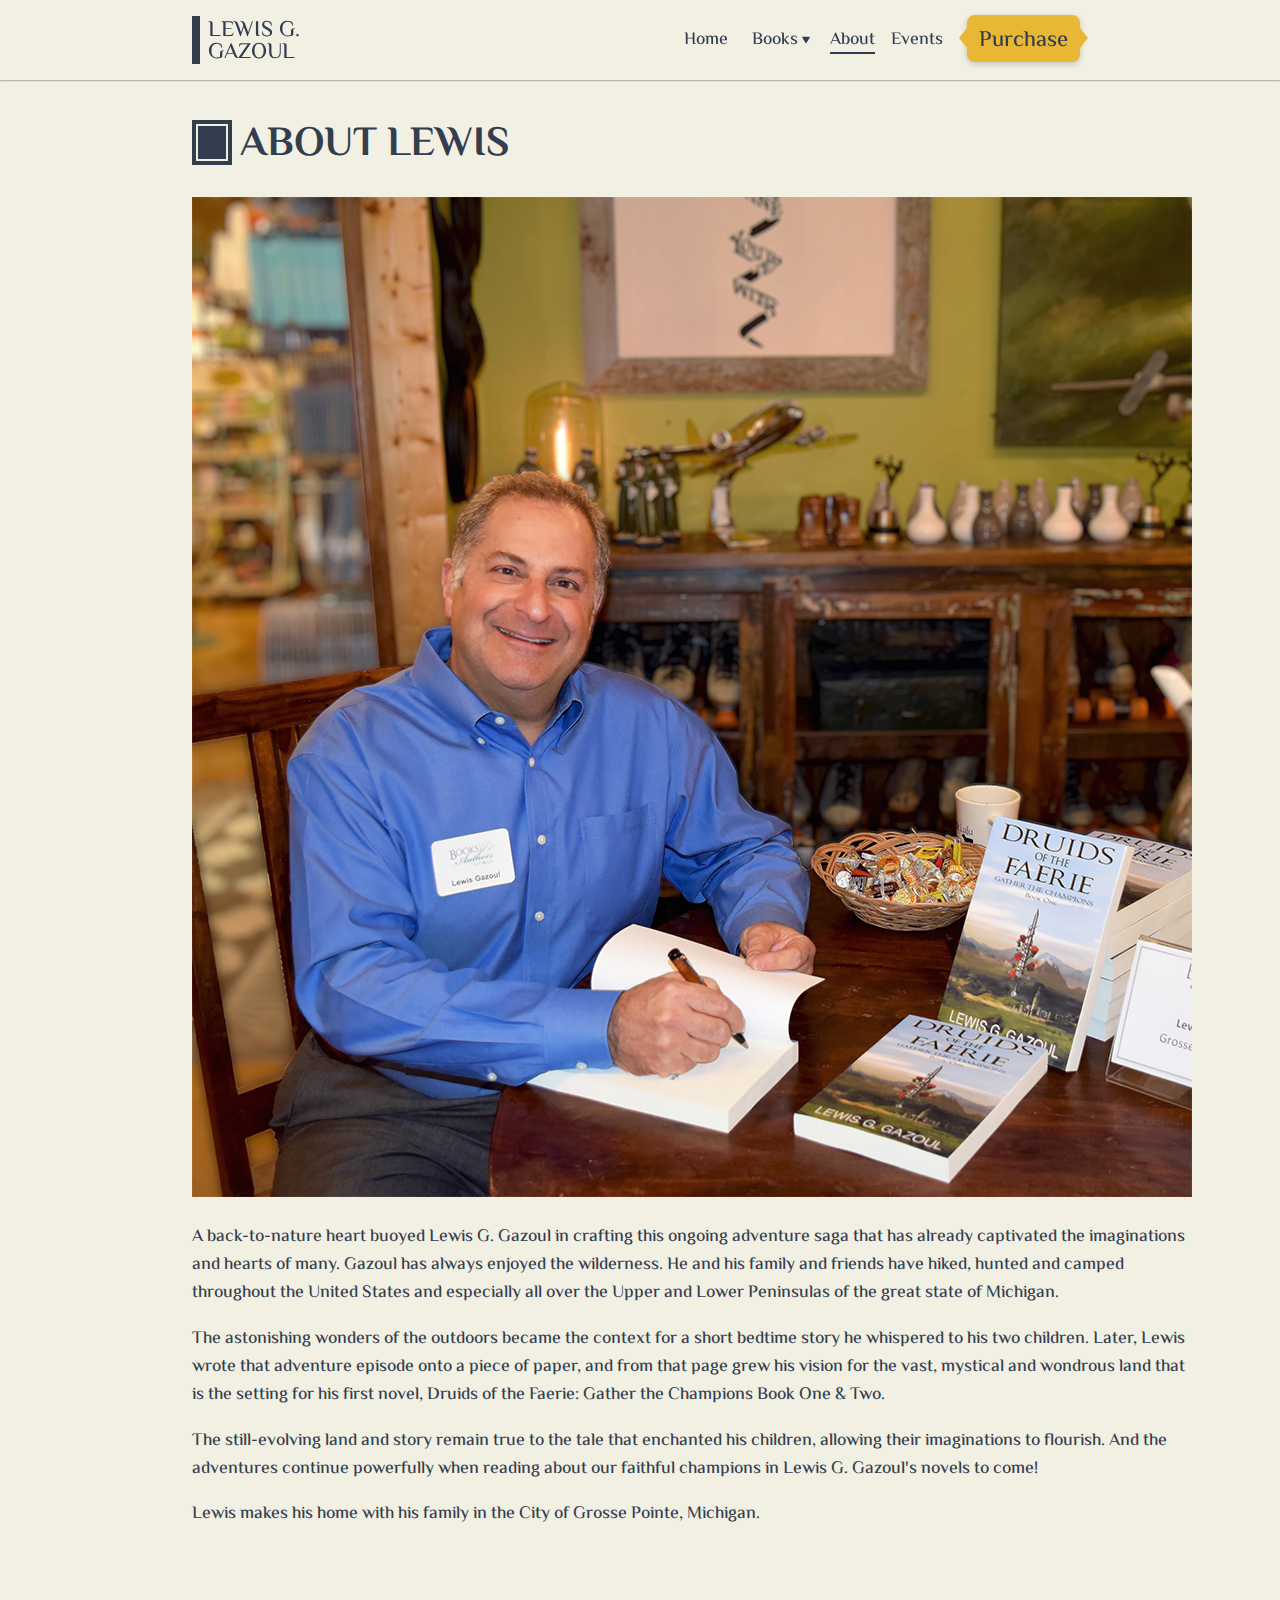
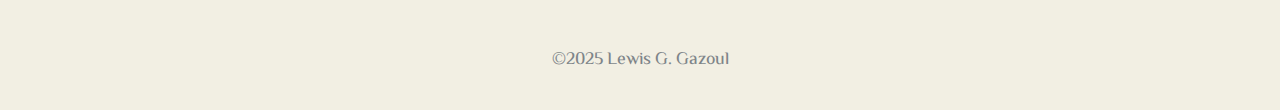
<file: about.html>
<!doctype html>
<html lang="en">
    
    <!-- ------------- -->
    <!--   Site Head   -->
    <!-- ------------- -->

    <head>
		  <meta charset="utf-8">
      <meta name="viewport" content="width=device-width, initial-scale=1">
		  <title>Lewis G. Gazoul | About</title>
      <meta name="description" content="A back-to-nature heart buoyed Lewis G. Gazoul in crafting this ongoing adventure saga that has already captivated the imaginations and hearts of many. Gazoul has always enjoyed the wilderness. He and his family and friends have hiked, hunted and camped throughout the United States and especially all over the Upper and Lower Peninsulas of the great state of Michigan.">
      <meta name="keywords" content="Lewis Gazoul, Druids of the Faerie, Pilgrimage of the Faerie, Ley of the Faerie, Author, Writer, Fantasy Novel, Fantasy Books, Fiction, Magic">
      <meta name="author" content="Lewis G. Gazoul">
      <meta name="theme-color" content="#F2EFE3">
      <link rel="stylesheet" type="text/css" href="main.css">

      <!-- Google Fonts-->
      <link rel="preconnect" href="https://fonts.googleapis.com">
      <link rel="preconnect" href="https://fonts.gstatic.com" crossorigin>
      <link href="https://fonts.googleapis.com/css2?family=El+Messiri:wght@400..700&family=Poppins:ital,wght@0,400;0,500;1,400;1,500&display=swap" rel="stylesheet">
      
      <!-- Favicon -->
      <link rel="apple-touch-icon" sizes="180x180" href="apple-touch-icon.png">
      <link rel="icon" type="image/png" sizes="32x32" href="favicon-32x32.png">
      <link rel="icon" type="image/png" sizes="16x16" href="favicon-16x16.png">
      <link rel="manifest" href="/site.webmanifest">

      <!-- Social Media -->
      <meta property="og:title" content="Lewis G. Gazoul | About">
      <meta property="og:description" content="A back-to-nature heart buoyed Lewis G. Gazoul in crafting this ongoing adventure saga that has already captivated the imaginations and hearts of many. Gazoul has always enjoyed the wilderness. He and his family and friends have hiked, hunted and camped throughout the United States and especially all over the Upper and Lower Peninsulas of the great state of Michigan.">
      <meta property="og:type" content="website">
      <meta property="og:url" content="">
      <meta property="og:image" content="https://druidsofthefaerie.com/og-image.jpg">

      <!-- Twitter / X -->
      <meta name="twitter:card" content="summary_large_image">
      <meta name="twitter:title" content="Lewis G. Gazoul | About">
      <meta name="twitter:description" content="A back-to-nature heart buoyed Lewis G. Gazoul in crafting this ongoing adventure saga that has already captivated the imaginations and hearts of many. Gazoul has always enjoyed the wilderness. He and his family and friends have hiked, hunted and camped throughout the United States and especially all over the Upper and Lower Peninsulas of the great state of Michigan.">
      <meta name="twitter:image" content="https://druidsofthefaerie.com/og-image.jpg">
    </head>

    <body>
        
      <header>  
        <nav>
          <a class="nav-left" href="index.html">
            <span>LEWIS G.</span>
            <span>GAZOUL</span>
          </a>
          <div class="nav-links">
            <a class="page-link" href="index.html">Home</a>
            <div class="dropdown">
              <button class="dropdown-button" onclick="toggleDropdown()">
                Books
                <svg xmlns="http://www.w3.org/2000/svg" viewBox="0 0 100 100">
                  <path d="M55.14,87.26L97.28,19.09c2.49-4.03-.41-9.22-5.14-9.22H7.87c-4.73,0-7.63,5.2-5.14,9.22l42.13,68.17c2.36,3.82,7.92,3.82,10.28,0Z"/>
                </svg>
              </button>
              <div class="dropdown-menu">
                <a class="page-link" href="books/druids-of-the-faerie.html">Druids of the Faerie</a>
                <a class="page-link" href="books/pilgrimage-of-the-faerie.html">Pilgrimage of the Faerie</a>
                <a class="page-link" href="books/ley-of-the-faerie.html">Ley of the Faerie</a>
              </div>
            </div> 
            <a class="page-link active" href="about.html">About</a>
            <a class="page-link" href="events.html">Events</a>
            <a 
              class="button" 
              href="https://www.amazon.com/stores/author/B0714BGD5X/allbooks?ingress=0&visitId=24a70ebf-6cf7-4830-990b-637da7ba6e9d&ref_=dbs_a_mng_rwt_scns_share&ccs_id=4278b440-c590-40c3-9933-7c6382ad7a22"
              target="_blank"
              rel="external"
            >
              Purchase
            </a>
          </div>

          <button id="nav-button" onclick="toggleNav()">
            <svg xmlns="http://www.w3.org/2000/svg" viewBox="0 0 100 100">
              <rect class="top" y="10" width="100" height="20"/>
              <rect class="mid" y="40" width="100" height="20"/>
              <rect class="bot" y="70" width="100" height="20"/>
            </svg>
          </button>

        </nav>
      </header>
        
        <!-- ------------------- -->
        <!--    Page Content     -->
        <!-- ------------------- -->

        <main id="content">

          <div class="page-title">
            <div class="title-box">
              <div class="title-box-inner"></div>
            </div>
            <div class="title-text">
              <h1>ABOUT LEWIS</h1>
            </div>
          </div>

          <section class="about">
            <div class="headshot-wrap">
              <img src="assets/headshot.jpg" alt="A photograph of Lewis Gazoul signing books at an event." />
            </div>
            <p>
              A back-to-nature heart buoyed Lewis G. Gazoul in crafting this ongoing adventure saga that has already 
              captivated the imaginations and hearts of many. Gazoul has always enjoyed the wilderness. He and his 
              family and friends have hiked, hunted and camped throughout the United States and especially all 
              over the Upper and Lower Peninsulas of the great state of Michigan.
            </p>
            <p>
              The astonishing wonders of the outdoors became the context for a short bedtime story he whispered to 
              his two children.  Later, Lewis wrote that adventure episode onto a piece of paper, and from that 
              page grew his vision for the vast, mystical and wondrous land that is the setting for his first novel, 
              <i>Druids of the Faerie: Gather the Champions Book One & Two</i>.
            </p>
            <p>
              The still-evolving land and story remain true to the tale that enchanted his children, allowing 
              their imaginations to flourish. And the adventures continue powerfully when reading about our 
              faithful champions in Lewis G. Gazoul's novels to come!
            </p>
            <p>
              Lewis makes his home with his family in the City of Grosse Pointe, Michigan.
            </p>
          </section>
          
        </main>

        <footer>
          <span class="subtext">&copy;2025 Lewis G. Gazoul</span>
        </footer>
        
        <script defer src="main.js"></script>

    </body>

</html>
</file>
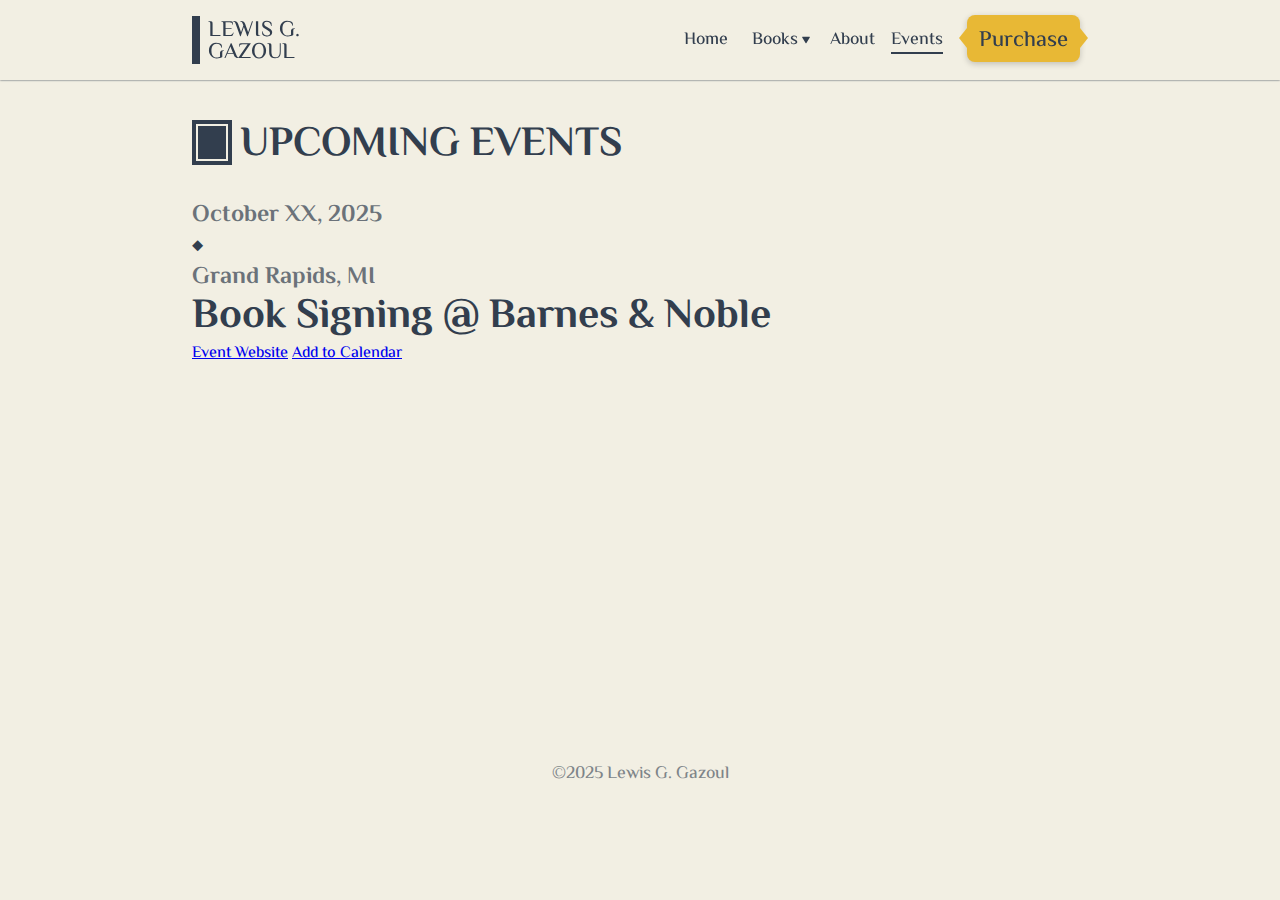
<file: events.html>
<!doctype html>
<html lang="en">
    
    <!-- ------------- -->
    <!--   Site Head   -->
    <!-- ------------- -->

    <head>
		  <meta charset="utf-8">
      <meta name="viewport" content="width=device-width, initial-scale=1">
		  <title>Lewis G. Gazoul | Events</title>
      <meta name="description" content="Upcoming events and appearances by Lewis G. Gazoul">
      <meta name="keywords" content="Lewis Gazoul, Druids of the Faerie, Pilgrimage of the Faerie, Ley of the Faerie, Author, Writer, Fantasy Novel, Fantasy Books, Fiction, Magic">
      <meta name="author" content="Lewis G. Gazoul">
      <meta name="theme-color" content="#F2EFE3">
      <link rel="stylesheet" type="text/css" href="main.css">

      <!-- Google Fonts-->
      <link rel="preconnect" href="https://fonts.googleapis.com">
      <link rel="preconnect" href="https://fonts.gstatic.com" crossorigin>
      <link href="https://fonts.googleapis.com/css2?family=El+Messiri:wght@400..700&family=Poppins:ital,wght@0,400;0,500;1,400;1,500&display=swap" rel="stylesheet">

      <!-- Favicon -->
      <link rel="apple-touch-icon" sizes="180x180" href="apple-touch-icon.png">
      <link rel="icon" type="image/png" sizes="32x32" href="favicon-32x32.png">
      <link rel="icon" type="image/png" sizes="16x16" href="favicon-16x16.png">
      <link rel="manifest" href="/site.webmanifest">

      <!-- Social Media -->
      <meta property="og:title" content="Lewis G. Gazoul | Events">
      <meta property="og:description" content="Upcoming events and appearances by Lewis G. Gazoul">
      <meta property="og:type" content="website">
      <meta property="og:url" content="">
      <meta property="og:image" content="https://druidsofthefaerie.com/og-image.jpg">

      <!-- Twitter / X -->
      <meta name="twitter:card" content="summary_large_image">
      <meta name="twitter:title" content="Lewis G. Gazoul | Events">
      <meta name="twitter:description" content="Upcoming events and appearances by Lewis G. Gazoul">
      <meta name="twitter:image" content="https://druidsofthefaerie.com/og-image.jpg">
    </head>

    <body>
        
      <header>  
        <nav>
          <a class="nav-left" href="index.html">
            <span>LEWIS G.</span>
            <span>GAZOUL</span>
          </a>
          <div class="nav-links">
            <a class="page-link" href="index.html">Home</a>
            <div class="dropdown">
              <button class="dropdown-button" onclick="toggleDropdown()">
                Books
                <svg xmlns="http://www.w3.org/2000/svg" viewBox="0 0 100 100">
                  <path d="M55.14,87.26L97.28,19.09c2.49-4.03-.41-9.22-5.14-9.22H7.87c-4.73,0-7.63,5.2-5.14,9.22l42.13,68.17c2.36,3.82,7.92,3.82,10.28,0Z"/>
                </svg>
              </button>
              <div class="dropdown-menu">
                <a class="page-link" href="books/druids-of-the-faerie.html">Druids of the Faerie</a>
                <a class="page-link" href="books/pilgrimage-of-the-faerie.html">Pilgrimage of the Faerie</a>
                <a class="page-link" href="books/ley-of-the-faerie.html">Ley of the Faerie</a>
              </div>
            </div> 
            <a class="page-link" href="about.html">About</a>
            <a class="page-link active" href="events.html">Events</a>
            <a 
              class="button" 
              href="https://www.amazon.com/stores/author/B0714BGD5X/allbooks?ingress=0&visitId=24a70ebf-6cf7-4830-990b-637da7ba6e9d&ref_=dbs_a_mng_rwt_scns_share&ccs_id=4278b440-c590-40c3-9933-7c6382ad7a22"
              target="_blank"
              rel="external"
            >
              Purchase
            </a>
          </div>

          <button id="nav-button" onclick="toggleNav()">
            <svg xmlns="http://www.w3.org/2000/svg" viewBox="0 0 100 100">
              <rect class="top" y="10" width="100" height="20"/>
              <rect class="mid" y="40" width="100" height="20"/>
              <rect class="bot" y="70" width="100" height="20"/>
            </svg>
          </button>

        </nav>
      </header>
        
        <!-- ------------------- -->
        <!--    Page Content     -->
        <!-- ------------------- -->

        <main id="content">

          <div class="page-title">
            <div class="title-box">
              <div class="title-box-inner"></div>
            </div>
            <div class="title-text">
              <h1>UPCOMING EVENTS</h1>
            </div>
          </div>

          <div class="events-wrap">

            <!-- <div class="no-events">
              <h2>No Events Scheduled</h2>
            </div> -->
            
            <div class="event">
              <div class="event-info">
                <h2>October XX, 2025</h2>
                <span>&#11045;</span>
                <h2>Grand Rapids, MI</h2>
              </div>
              <h1>
                <span>Book Signing</span>
                <span>@ Barnes & Noble</span>
              </h1>
              <a href="http://www.google.com">Event Website</a>
              <a href="http://www.google.com">Add to Calendar</a>
            </div>

          </div>
             
        </main>

        <footer>
          <span class="subtext">&copy;2025 Lewis G. Gazoul</span>
        </footer>
        
        <script defer src="main.js"></script>

    </body>

</html>
</file>
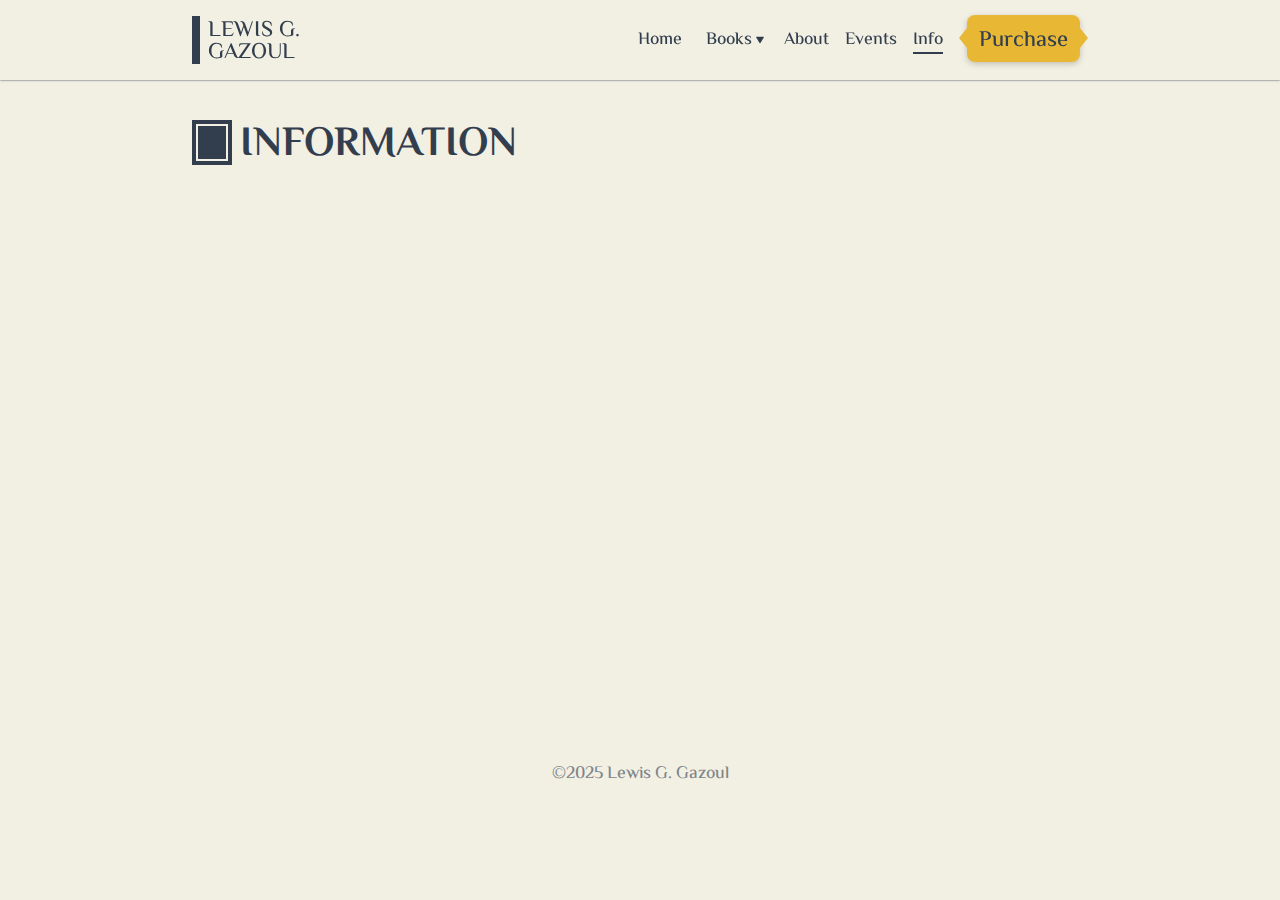
<file: info.html>
<!doctype html>
<html lang="en">
    
    <!-- ------------- -->
    <!--   Site Head   -->
    <!-- ------------- -->

    <head>
		  <meta charset="utf-8">
      <meta name="viewport" content="width=device-width, initial-scale=1">
		  <title>Lewis G. Gazoul | Information</title>
      <meta name="description" content="Author of Druids of the Faerie and other novels">
      <meta name="keywords" content="Lewis Gazoul, Druids of the Faerie, Pilgrimage of the Faerie, Ley of the Faerie, Author, Writer, Fantasy Novel, Fantasy Books, Fiction, Magic">
      <meta name="author" content="Lewis G. Gazoul">
      <meta name="theme-color" content="#F2EFE3">
      <link rel="stylesheet" type="text/css" href="/main.css">

      <!-- Google Fonts-->
      <link rel="preconnect" href="https://fonts.googleapis.com">
      <link rel="preconnect" href="https://fonts.gstatic.com" crossorigin>
      <link href="https://fonts.googleapis.com/css2?family=El+Messiri:wght@400..700&family=Noto+Serif:wght@100..900&display=swap" rel="stylesheet">

      <!-- Favicon -->
      <link rel="apple-touch-icon" sizes="180x180" href="/apple-touch-icon.png">
      <link rel="icon" type="image/png" sizes="32x32" href="/favicon-32x32.png">
      <link rel="icon" type="image/png" sizes="16x16" href="/favicon-16x16.png">
      <link rel="manifest" href="/site.webmanifest">

      <!-- Social Media -->
      <meta property="og:title" content="Druids of the Faerie | Lewis Gazoul">
      <meta property="og:description" content="Druids of the Faerie and other novels by Lewis Gazoul">
      <meta property="og:type" content="website">
      <meta property="og:url" content="">
      <meta property="og:image" content="https://druidsofthefaerie.com/og-image.jpg">

      <!-- Twitter / X -->
      <meta name="twitter:card" content="summary_large_image">
      <meta name="twitter:title" content="Druids of the Faerie | Lewis Gazoul">
      <meta name="twitter:description" content="Druids of the Faerie and other novels by Lewis Gazou">
      <meta name="twitter:image" content="https://druidsofthefaerie.com/og-image.jpg">
    </head>

    <body>
        
      <header>  
        <nav>
          <a class="nav-left" href="/index.html">
            <span>LEWIS G.</span>
            <span>GAZOUL</span>
          </a>
          <div class="nav-links">
            <a class="page-link" href="/index.html">Home</a>
            <div class="dropdown">
              <button class="dropdown-button" onclick="toggleDropdown()">
                Books
                <svg xmlns="http://www.w3.org/2000/svg" viewBox="0 0 100 100">
                  <path d="M55.14,87.26L97.28,19.09c2.49-4.03-.41-9.22-5.14-9.22H7.87c-4.73,0-7.63,5.2-5.14,9.22l42.13,68.17c2.36,3.82,7.92,3.82,10.28,0Z"/>
                </svg>
              </button>
              <div class="dropdown-menu">
                <a class="page-link" href="/books/druids-of-the-faerie.html">Druids of the Faerie</a>
                <a class="page-link" href="/books/pilgrimage-of-the-faerie.html">Pilgrimage of the Faerie</a>
                <a class="page-link" href="/books/ley-of-the-faerie.html">Ley of the Faerie</a>
              </div>
            </div> 
            <a class="page-link" href="/about.html">About</a>
            <a class="page-link" href="/events.html">Events</a>
            <a class="page-link active" href="/info.html">Info</a>
            <a 
              class="button" 
              href="https://www.amazon.com/stores/author/B0714BGD5X/allbooks?ingress=0&visitId=24a70ebf-6cf7-4830-990b-637da7ba6e9d&ref_=dbs_a_mng_rwt_scns_share&ccs_id=4278b440-c590-40c3-9933-7c6382ad7a22"
              target="_blank"
              rel="external"
            >
              Purchase
            </a>
          </div>

          <button id="nav-button" onclick="toggleNav()">
            <svg xmlns="http://www.w3.org/2000/svg" viewBox="0 0 100 100">
              <rect class="top" y="10" width="100" height="20"/>
              <rect class="mid" y="40" width="100" height="20"/>
              <rect class="bot" y="70" width="100" height="20"/>
            </svg>
          </button>

        </nav>
      </header>
        
        <!-- ------------------- -->
        <!--    Page Content     -->
        <!-- ------------------- -->

        <div id="content">

          <div class="page-title">
            <div class="title-box">
              <div class="title-box-inner"></div>
            </div>
            <div class="title-text">
              <h1>INFORMATION</h1>
            </div>
          </div>
             
        </div>

        <footer>
          <span class="subtext">&copy;2025 Lewis G. Gazoul</span>
        </footer>
        
        <script defer src="/main.js"></script>

    </body>

</html>
</file>
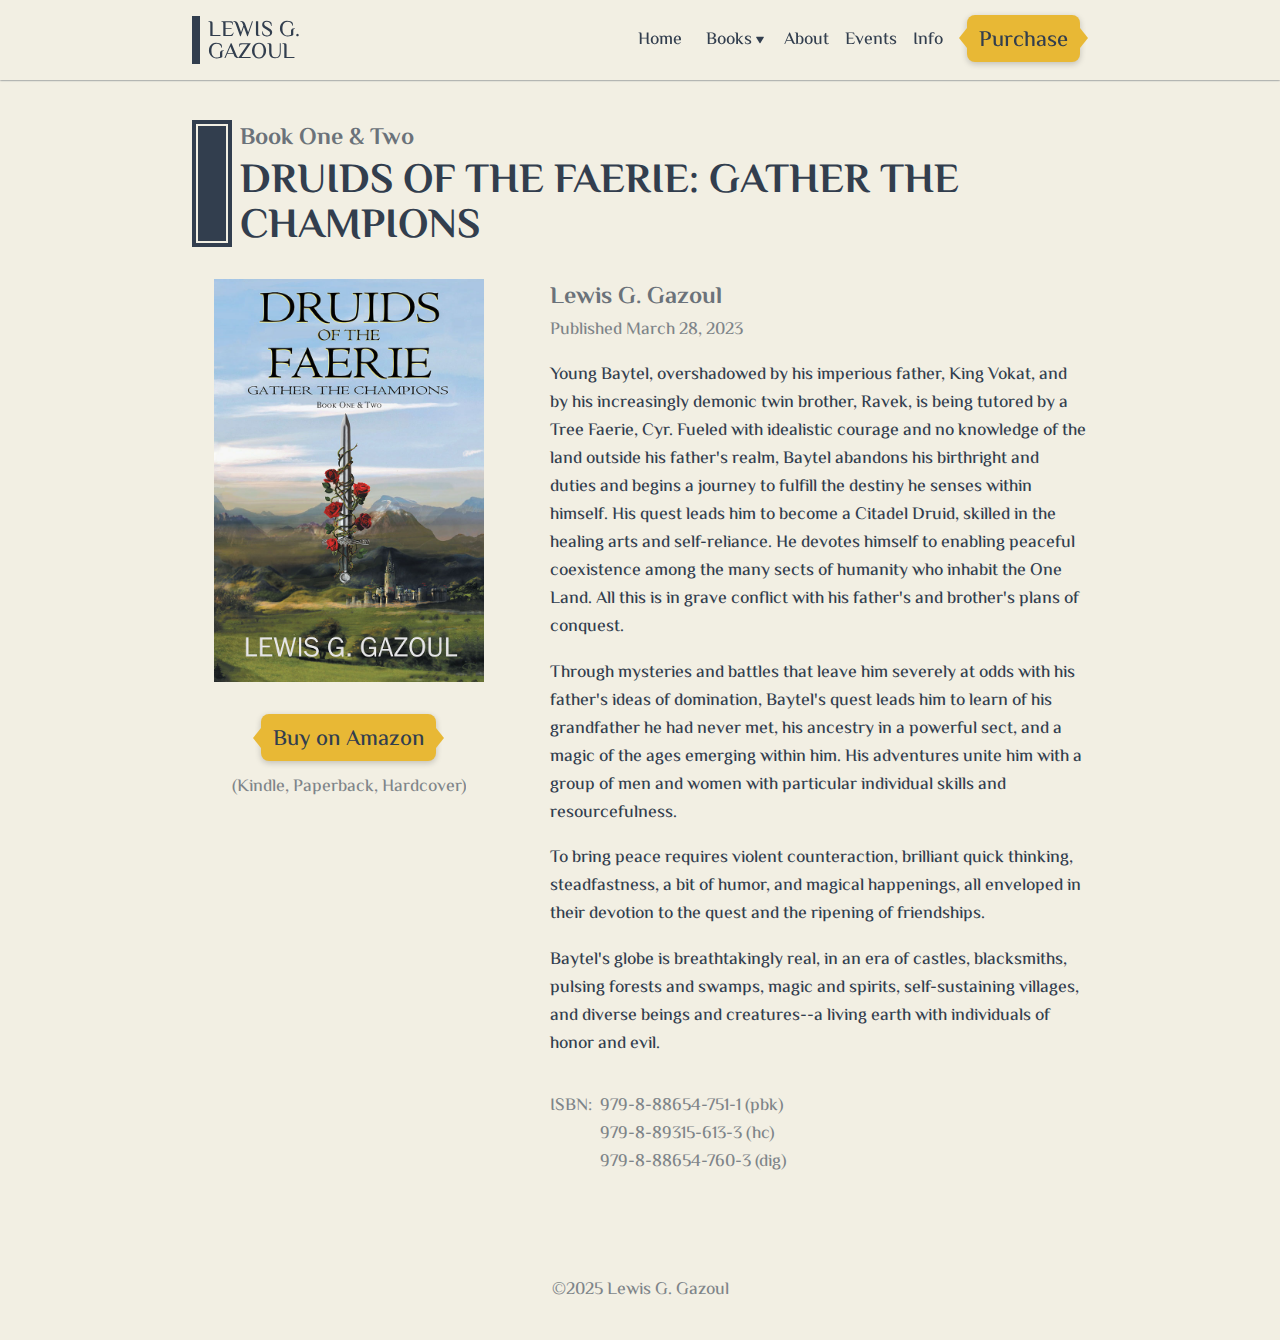
<file: books/druids-of-the-faerie.html>
<!doctype html>
<html lang="en">
    
    <!-- ------------- -->
    <!--   Site Head   -->
    <!-- ------------- -->

    <head>
		  <meta charset="utf-8">
      <meta name="viewport" content="width=device-width, initial-scale=1">
		  <title>Lewis G. Gazoul | Druids of the Faerie</title>
      <meta name="description" content="Author of Druids of the Faerie and other novels">
      <meta name="keywords" content="Lewis Gazoul, Druids of the Faerie, Pilgrimage of the Faerie, Ley of the Faerie, Author, Writer, Fantasy Novel, Fantasy Books, Fiction, Magic">
      <meta name="author" content="Lewis G. Gazoul">
      <meta name="theme-color" content="#F2EFE3">
      <link rel="stylesheet" type="text/css" href="/main.css">

      <!-- Google Fonts-->
      <link rel="preconnect" href="https://fonts.googleapis.com">
      <link rel="preconnect" href="https://fonts.gstatic.com" crossorigin>
      <link href="https://fonts.googleapis.com/css2?family=El+Messiri:wght@400..700&family=Noto+Serif:wght@100..900&display=swap" rel="stylesheet">

      <!-- Favicon -->
      <link rel="apple-touch-icon" sizes="180x180" href="/apple-touch-icon.png">
      <link rel="icon" type="image/png" sizes="32x32" href="/favicon-32x32.png">
      <link rel="icon" type="image/png" sizes="16x16" href="/favicon-16x16.png">
      <link rel="manifest" href="/site.webmanifest">

      <!-- Social Media -->
      <meta property="og:title" content="Druids of the Faerie | Lewis Gazoul">
      <meta property="og:description" content="Druids of the Faerie and other novels by Lewis Gazoul">
      <meta property="og:type" content="website">
      <meta property="og:url" content="">
      <meta property="og:image" content="https://druidsofthefaerie.com/og-image.jpg">

      <!-- Twitter / X -->
      <meta name="twitter:card" content="summary_large_image">
      <meta name="twitter:title" content="Druids of the Faerie | Lewis Gazoul">
      <meta name="twitter:description" content="Druids of the Faerie and other novels by Lewis Gazou">
      <meta name="twitter:image" content="https://druidsofthefaerie.com/og-image.jpg">
    </head>

    <body>
        
      <header>  
        <nav>
          <a class="nav-left" href="/index.html">
            <span>LEWIS G.</span>
            <span>GAZOUL</span>
          </a>
          <div class="nav-links">
            <a class="page-link" href="/index.html">Home</a>
            <div class="dropdown">
              <button class="dropdown-button" onclick="toggleDropdown()">
                Books
                <svg xmlns="http://www.w3.org/2000/svg" viewBox="0 0 100 100">
                  <path d="M55.14,87.26L97.28,19.09c2.49-4.03-.41-9.22-5.14-9.22H7.87c-4.73,0-7.63,5.2-5.14,9.22l42.13,68.17c2.36,3.82,7.92,3.82,10.28,0Z"/>
                </svg>
              </button>
              <div class="dropdown-menu">
                <a class="page-link active" href="/books/druids-of-the-faerie.html">Druids of the Faerie</a>
                <a class="page-link" href="/books/pilgrimage-of-the-faerie.html">Pilgrimage of the Faerie</a>
                <a class="page-link" href="/books/ley-of-the-faerie.html">Ley of the Faerie</a>
              </div>
            </div> 
            <a class="page-link" href="/about.html">About</a>
            <a class="page-link" href="/events.html">Events</a>
            <a class="page-link" href="/info.html">Info</a>
            <a 
              class="button" 
              href="https://www.amazon.com/stores/author/B0714BGD5X/allbooks?ingress=0&visitId=24a70ebf-6cf7-4830-990b-637da7ba6e9d&ref_=dbs_a_mng_rwt_scns_share&ccs_id=4278b440-c590-40c3-9933-7c6382ad7a22"
              target="_blank"
              rel="external"
            >
              Purchase
            </a>
          </div>

          <button id="nav-button" onclick="toggleNav()">
            <svg xmlns="http://www.w3.org/2000/svg" viewBox="0 0 100 100">
              <rect class="top" y="10" width="100" height="20"/>
              <rect class="mid" y="40" width="100" height="20"/>
              <rect class="bot" y="70" width="100" height="20"/>
            </svg>
          </button>

        </nav>
      </header>
        
        <!-- ------------------- -->
        <!--     Page Content    -->
        <!-- ------------------- -->

        <div id="content">
          
          <div class="page-title">
            <div class="title-box">
              <div class="title-box-inner"></div>
            </div>
            <div class="title-text">
              <h2>Book One & Two</h2>
              <h1>DRUIDS OF THE FAERIE: GATHER THE CHAMPIONS</h1>
            </div>
          </div>

          <div class="book-listing">

            <div class="book-buy">
              <img src="/assets/druids-cover.jpg" alt="Druids of the faerie illustrated book cover." />
              <a 
                class="button"
                href="https://a.co/d/giXJbAI"
                target="_blank"
                rel="external"
              >
                Buy on Amazon
              </a>
              <span class="subtext">(Kindle, Paperback, Hardcover)</span>
            </div>

            <div class="book-summary">
              <h2>Lewis G. Gazoul</h2>
              <span class="subtext">Published March 28, 2023</span>

              <p>
                Young Baytel, overshadowed by his imperious father, King Vokat, and by his increasingly demonic twin brother, 
                Ravek, is being tutored by a Tree Faerie, Cyr. Fueled with idealistic courage and no knowledge of the land outside 
                his father's realm, Baytel abandons his birthright and duties and begins a journey to fulfill the destiny he senses 
                within himself. His quest leads him to become a Citadel Druid, skilled in the healing arts and self-reliance. He devotes 
                himself to enabling peaceful coexistence among the many sects of humanity who inhabit the One Land. All this is in 
                grave conflict with his father's and brother's plans of conquest.
              </p>
              <p>
                Through mysteries and battles that leave him severely at odds with his father's ideas of domination, Baytel's 
                quest leads him to learn of his grandfather he had never met, his ancestry in a powerful sect, and a 
                magic of the ages emerging within him. His adventures unite him with a group of men and women with particular individual 
                skills and resourcefulness.
              </p>
              <p>
                To bring peace requires violent counteraction, brilliant quick thinking, steadfastness, a bit of humor, and magical 
                happenings, all enveloped in their devotion to the quest and the ripening of friendships.
              </p>
              <p>
                Baytel's globe is breathtakingly real, in an era of castles, blacksmiths, pulsing forests and swamps, magic and spirits, 
                self-sustaining villages, and diverse beings and creatures--a living earth with individuals of honor and evil.
              </p>
              <div class="isbn">
                <span class="subtext">ISBN:</span>
                <div class="isbn-box">
                  <span class="subtext">979-8-88654-751-1 (pbk)</span>
                  <span class="subtext">979-8-89315-613-3 (hc)</span>
                  <span class="subtext">979-8-88654-760-3 (dig)</span>
                </div>
              </div>
            </div>
          </div>
        </div>

        <footer>
          <span class="subtext">&copy;2025 Lewis G. Gazoul</span>
        </footer>
        
        <script defer src="/main.js"></script>

    </body>

</html>
</file>
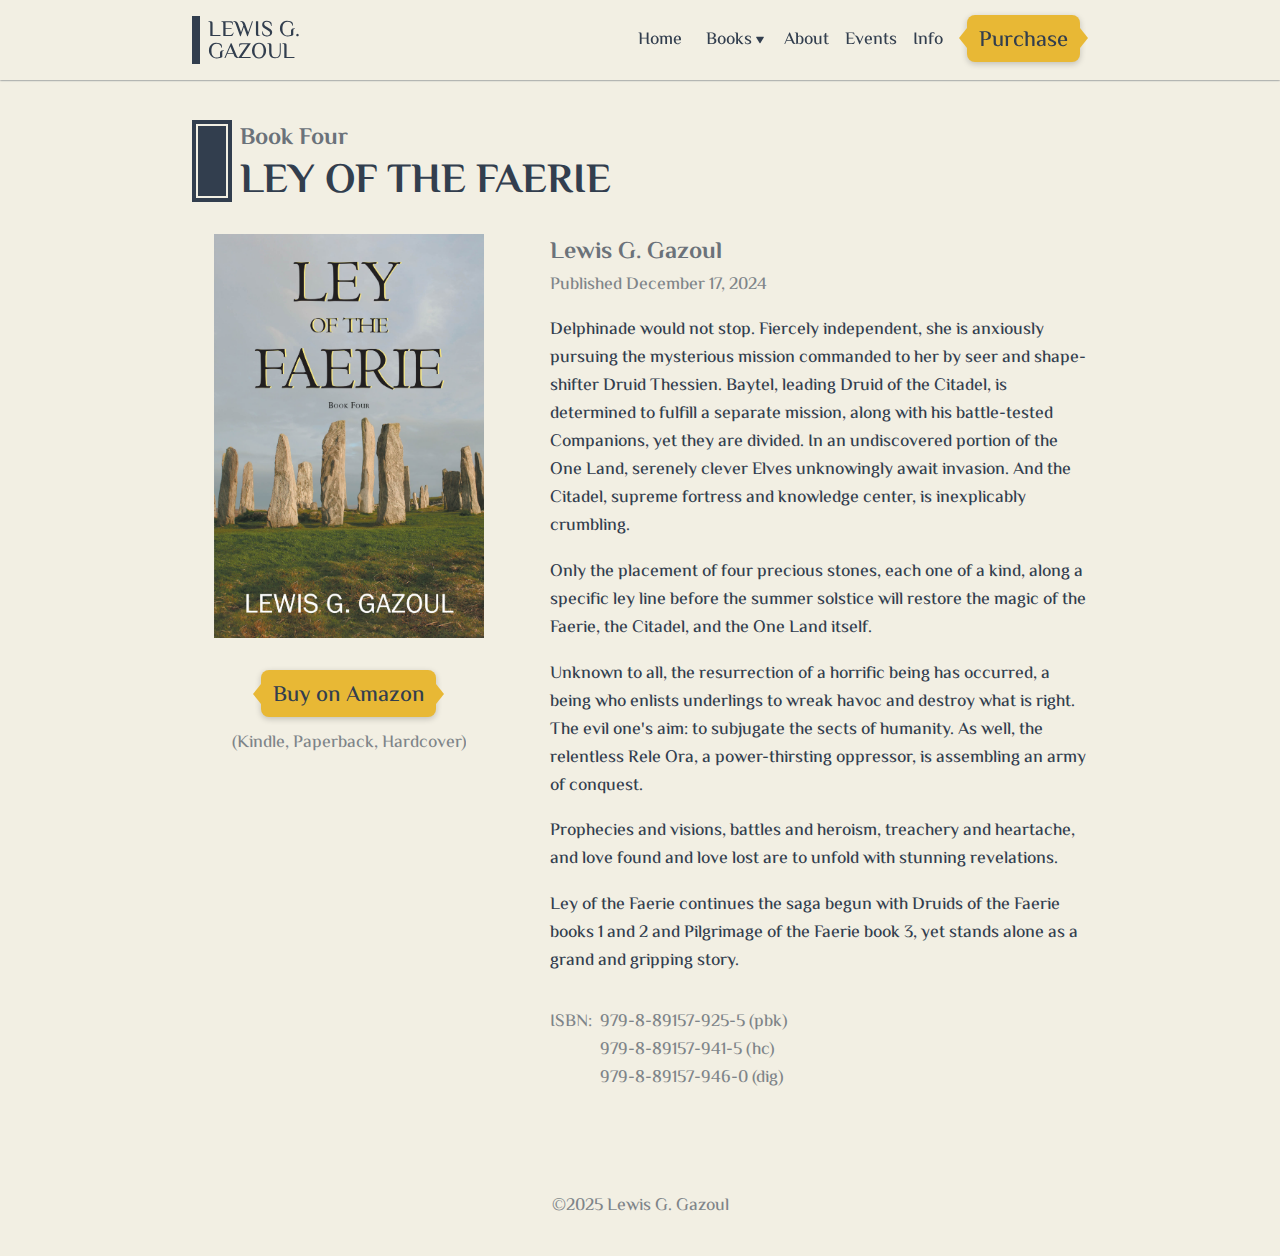
<file: books/ley-of-the-faerie.html>
<!doctype html>
<html lang="en">
    
    <!-- ------------- -->
    <!--   Site Head   -->
    <!-- ------------- -->

    <head>
		  <meta charset="utf-8">
      <meta name="viewport" content="width=device-width, initial-scale=1">
		  <title>Lewis G. Gazoul | Ley of the Faerie</title>
      <meta name="description" content="Author of Druids of the Faerie and other novels">
      <meta name="keywords" content="Lewis Gazoul, Druids of the Faerie, Pilgrimage of the Faerie, Ley of the Faerie, Author, Writer, Fantasy Novel, Fantasy Books, Fiction, Magic">
      <meta name="author" content="Lewis G. Gazoul">
      <meta name="theme-color" content="#F2EFE3">
      <link rel="stylesheet" type="text/css" href="../main.css">

      <!-- Google Fonts-->
      <link rel="preconnect" href="https://fonts.googleapis.com">
      <link rel="preconnect" href="https://fonts.gstatic.com" crossorigin>
      <link href="https://fonts.googleapis.com/css2?family=El+Messiri:wght@400..700&family=Noto+Serif:wght@100..900&display=swap" rel="stylesheet">

      <!-- Favicon -->
      <link rel="apple-touch-icon" sizes="180x180" href="apple-touch-icon.png">
      <link rel="icon" type="image/png" sizes="32x32" href="favicon-32x32.png">
      <link rel="icon" type="image/png" sizes="16x16" href="favicon-16x16.png">
      <link rel="manifest" href="/site.webmanifest">

      <!-- Social Media -->
      <meta property="og:title" content="Druids of the Faerie | Lewis Gazoul">
      <meta property="og:description" content="Druids of the Faerie and other novels by Lewis Gazoul">
      <meta property="og:type" content="website">
      <meta property="og:url" content="">
      <meta property="og:image" content="https://druidsofthefaerie.com/og-image.jpg">

      <!-- Twitter / X -->
      <meta name="twitter:card" content="summary_large_image">
      <meta name="twitter:title" content="Druids of the Faerie | Lewis Gazoul">
      <meta name="twitter:description" content="Druids of the Faerie and other novels by Lewis Gazou">
      <meta name="twitter:image" content="https://druidsofthefaerie.com/og-image.jpg">
    </head>

    <body>
        
      <header>  
        <nav>
          <a class="nav-left" href="../index.html">
            <span>LEWIS G.</span>
            <span>GAZOUL</span>
          </a>
          <div class="nav-links">
            <a class="page-link" href="../index.html">Home</a>
            <div class="dropdown">
              <button class="dropdown-button" onclick="toggleDropdown()">
                Books
                <svg xmlns="http://www.w3.org/2000/svg" viewBox="0 0 100 100">
                  <path d="M55.14,87.26L97.28,19.09c2.49-4.03-.41-9.22-5.14-9.22H7.87c-4.73,0-7.63,5.2-5.14,9.22l42.13,68.17c2.36,3.82,7.92,3.82,10.28,0Z"/>
                </svg>
              </button>
              <div class="dropdown-menu">
                <a class="page-link" href="../books/druids-of-the-faerie.html">Druids of the Faerie</a>
                <a class="page-link" href="../books/pilgrimage-of-the-faerie.html">Pilgrimage of the Faerie</a>
                <a class="page-link active" href="../books/ley-of-the-faerie.html">Ley of the Faerie</a>
              </div>
            </div> 
            <a class="page-link" href="../about.html">About</a>
            <a class="page-link" href="../events.html">Events</a>
            <a class="page-link" href="../info.html">Info</a>
            <a 
              class="button" 
              href="https://www.amazon.com/stores/author/B0714BGD5X/allbooks?ingress=0&visitId=24a70ebf-6cf7-4830-990b-637da7ba6e9d&ref_=dbs_a_mng_rwt_scns_share&ccs_id=4278b440-c590-40c3-9933-7c6382ad7a22"
              target="_blank"
              rel="external"
            >
              Purchase
            </a>
          </div>

          <button id="nav-button" onclick="toggleNav()">
            <svg xmlns="http://www.w3.org/2000/svg" viewBox="0 0 100 100">
              <rect class="top" y="10" width="100" height="20"/>
              <rect class="mid" y="40" width="100" height="20"/>
              <rect class="bot" y="70" width="100" height="20"/>
            </svg>
          </button>

        </nav>
      </header>
        
        <!-- ------------------- -->
        <!--     Page Content    -->
        <!-- ------------------- -->

        <div id="content">
          <div class="page-title">
            <div class="title-box">
              <div class="title-box-inner"></div>
            </div>
            <div class="title-text">
              <h2>Book Four</h2>
              <h1>LEY OF THE FAERIE</h1>
            </div>
          </div>

          <div class="book-listing">

            <div class="book-buy">
              <img src="../assets/ley-cover.jpeg" alt="Ley of the faerie book cover depicting a stone formation." />
              <a 
                class="button"
                href="https://a.co/d/4XAu8wy"
                target="_blank"
                rel="external"
              >
                Buy on Amazon
              </a>
              <span class="subtext">(Kindle, Paperback, Hardcover)</span>
            </div>

            <div class="book-summary">
              <h2>Lewis G. Gazoul</h2>
              <span class="subtext">Published December 17, 2024</span>

              <p>
                Delphinade would not stop. Fiercely independent, she is anxiously pursuing the mysterious mission 
                commanded to her by seer and shape-shifter Druid Thessien. Baytel, leading Druid of the Citadel, 
                is determined to fulfill a separate mission, along with his battle-tested Companions, yet they are 
                divided. In an undiscovered portion of the One Land, serenely clever Elves unknowingly await invasion. 
                And the Citadel, supreme fortress and knowledge center, is inexplicably crumbling.
              </p>
              <p>
                Only the placement of four precious stones, each one of a kind, along a specific ley line before the 
                summer solstice will restore the magic of the Faerie, the Citadel, and the One Land itself.
              </p>
              <p>
                Unknown to all, the resurrection of a horrific being has occurred, a being who enlists underlings 
                to wreak havoc and destroy what is right. The evil one's aim: to subjugate the sects of humanity. 
                As well, the relentless Rele Ora, a power-thirsting oppressor, is assembling an army of conquest.
              </p>
              <p>
                Prophecies and visions, battles and heroism, treachery and heartache, and love found and love 
                lost are to unfold with stunning revelations.
              </p>
              <p>
                Ley of the Faerie continues the saga begun with Druids of the Faerie books 1 and 2 and Pilgrimage 
                of the Faerie book 3, yet stands alone as a grand and gripping story.
              </p>
              <div class="isbn">
                <span class="subtext">ISBN:</span>
                <div class="isbn-box">
                  <span class="subtext">979-8-89157-925-5 (pbk)</span>
                  <span class="subtext">979-8-89157-941-5 (hc)</span>
                  <span class="subtext">979-8-89157-946-0 (dig)</span>
                </div>
              </div>
            </div>
          </div>
        </div>

        <footer>
          <span class="subtext">&copy;2025 Lewis G. Gazoul</span>
        </footer>
        
        <script defer src="../main.js"></script>

    </body>

</html>
</file>
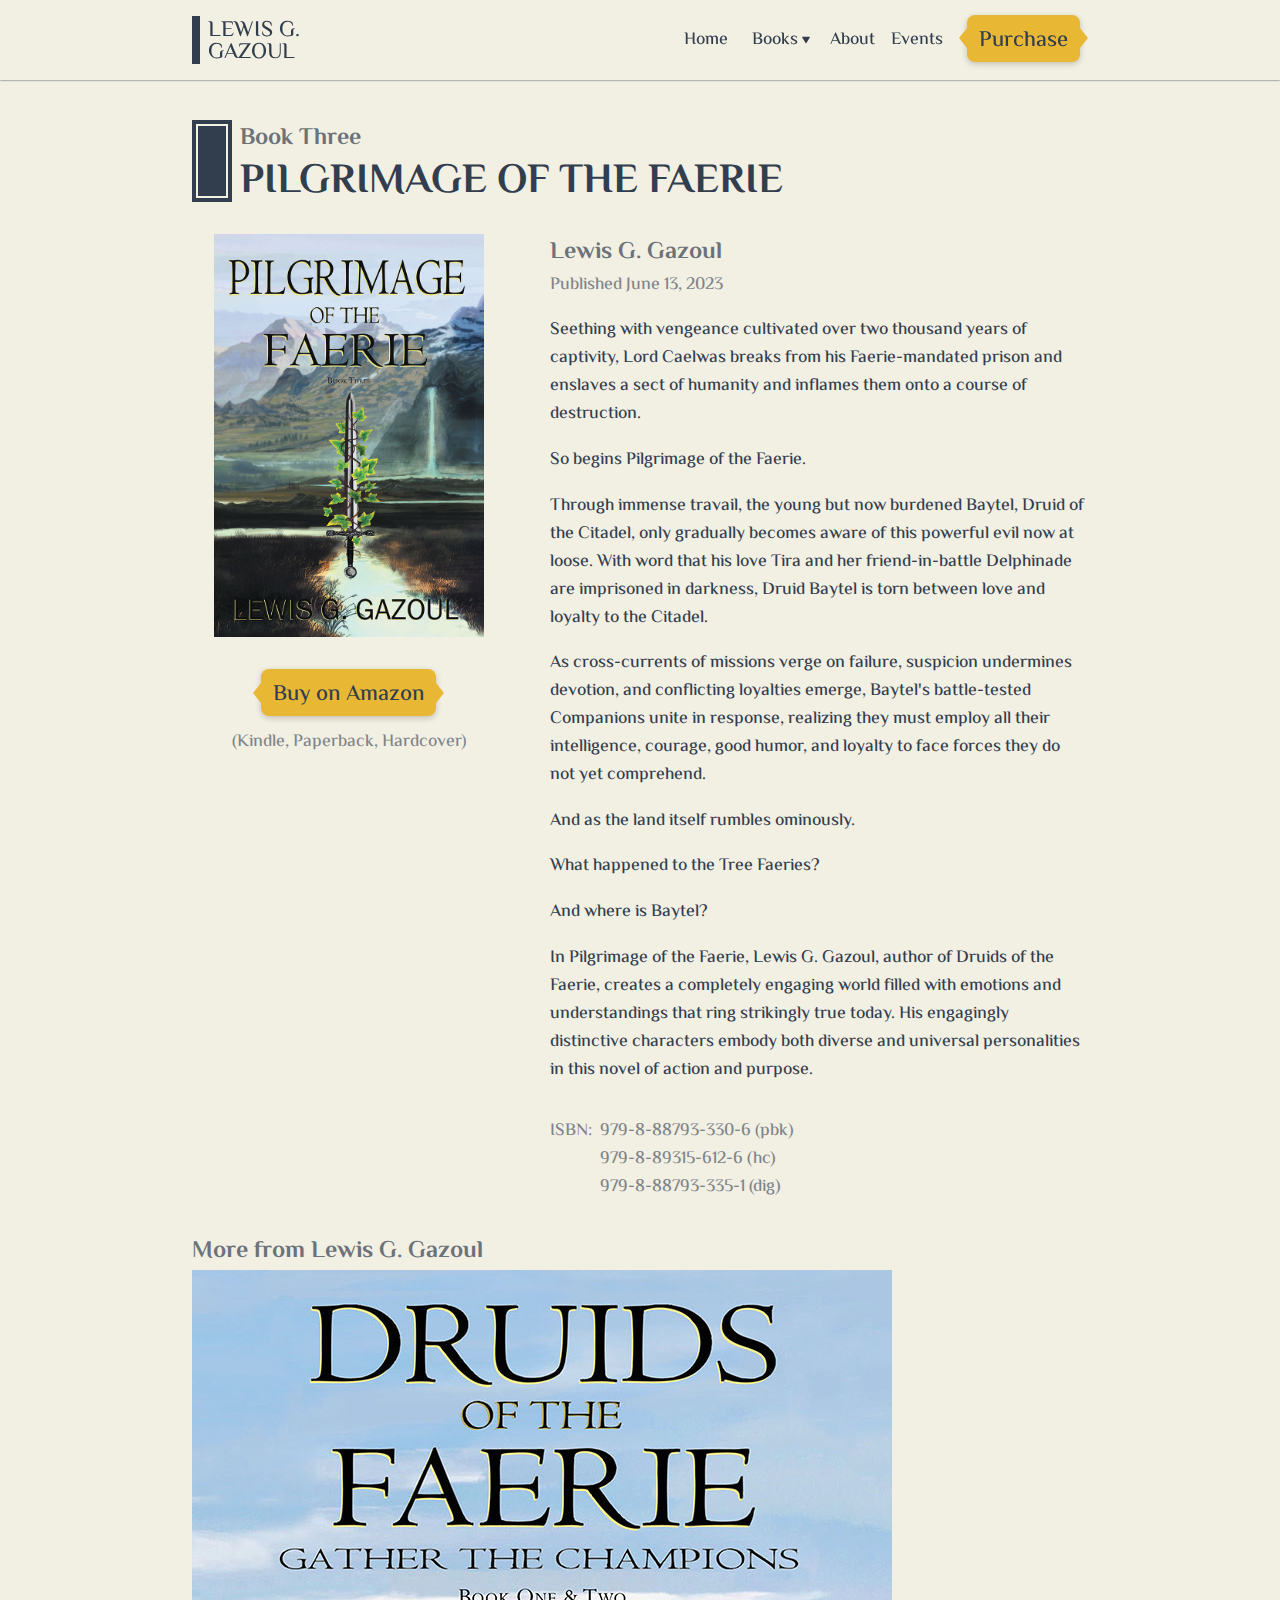
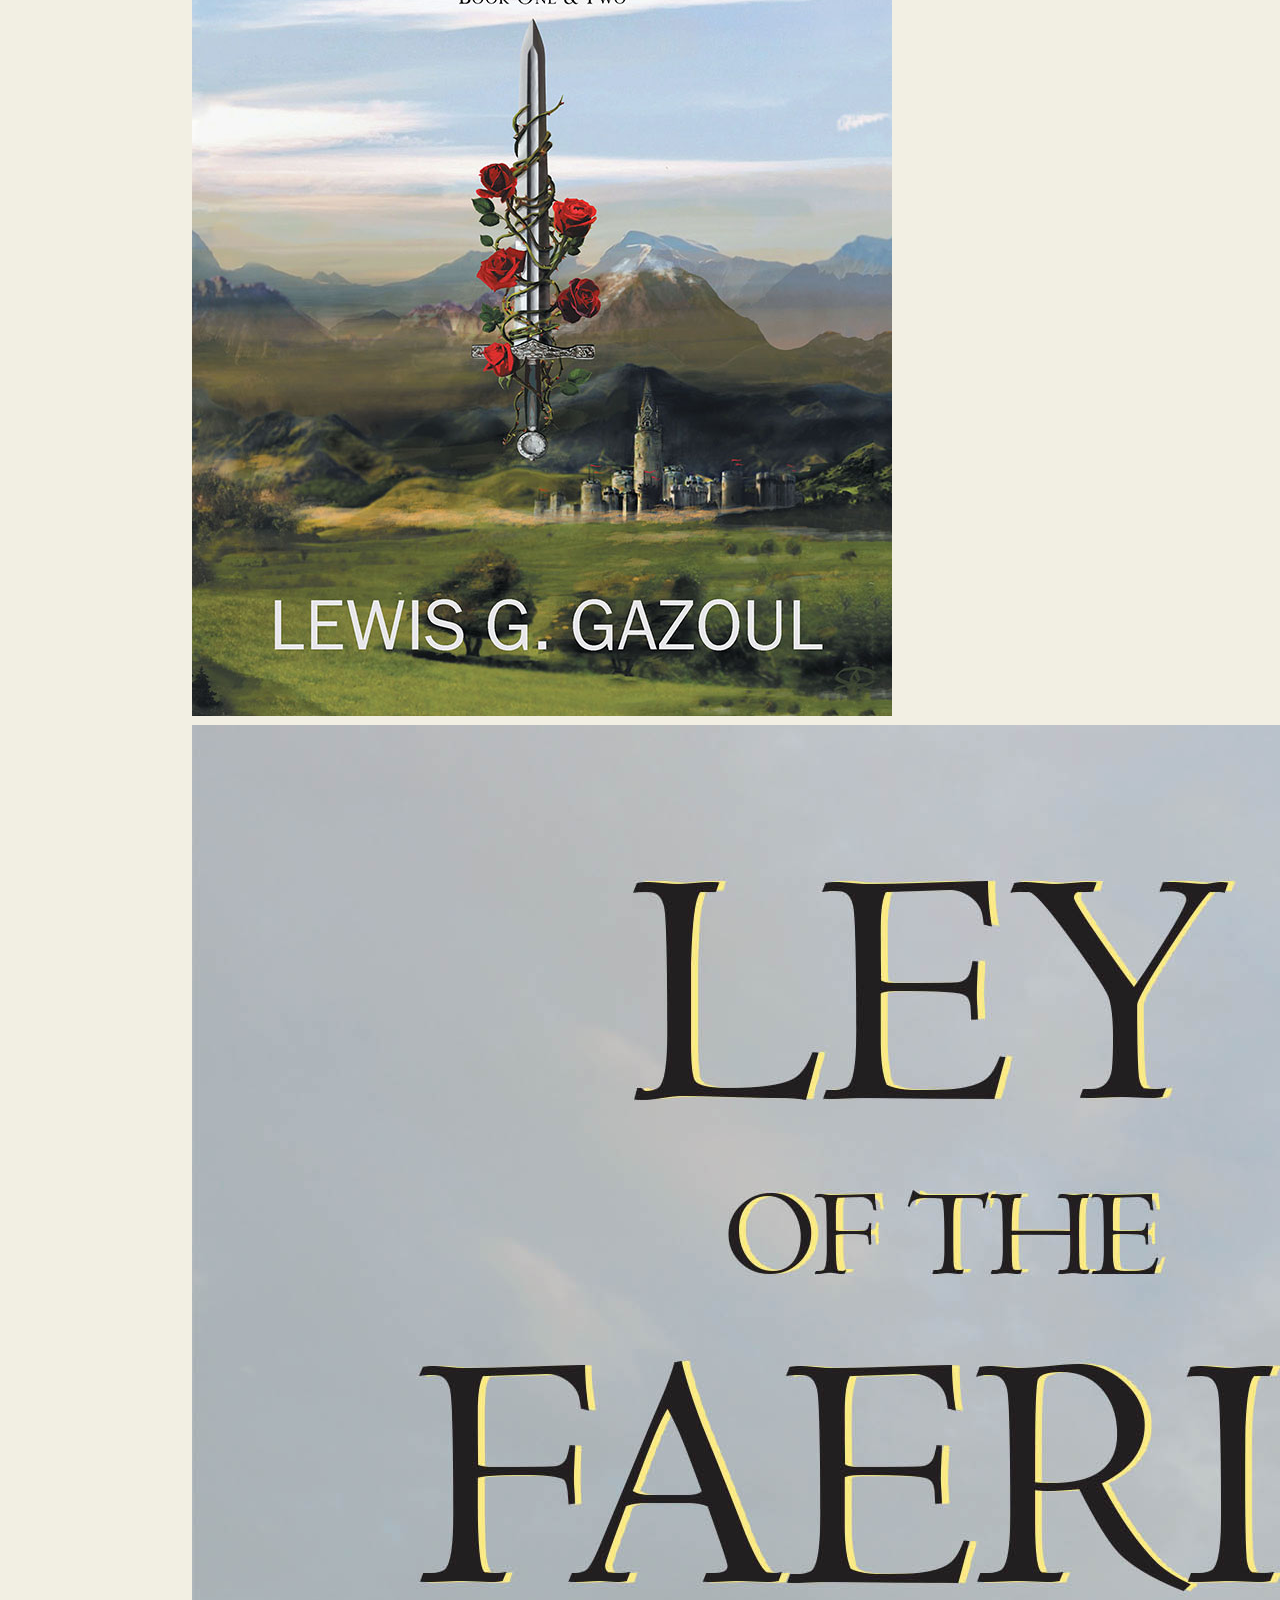
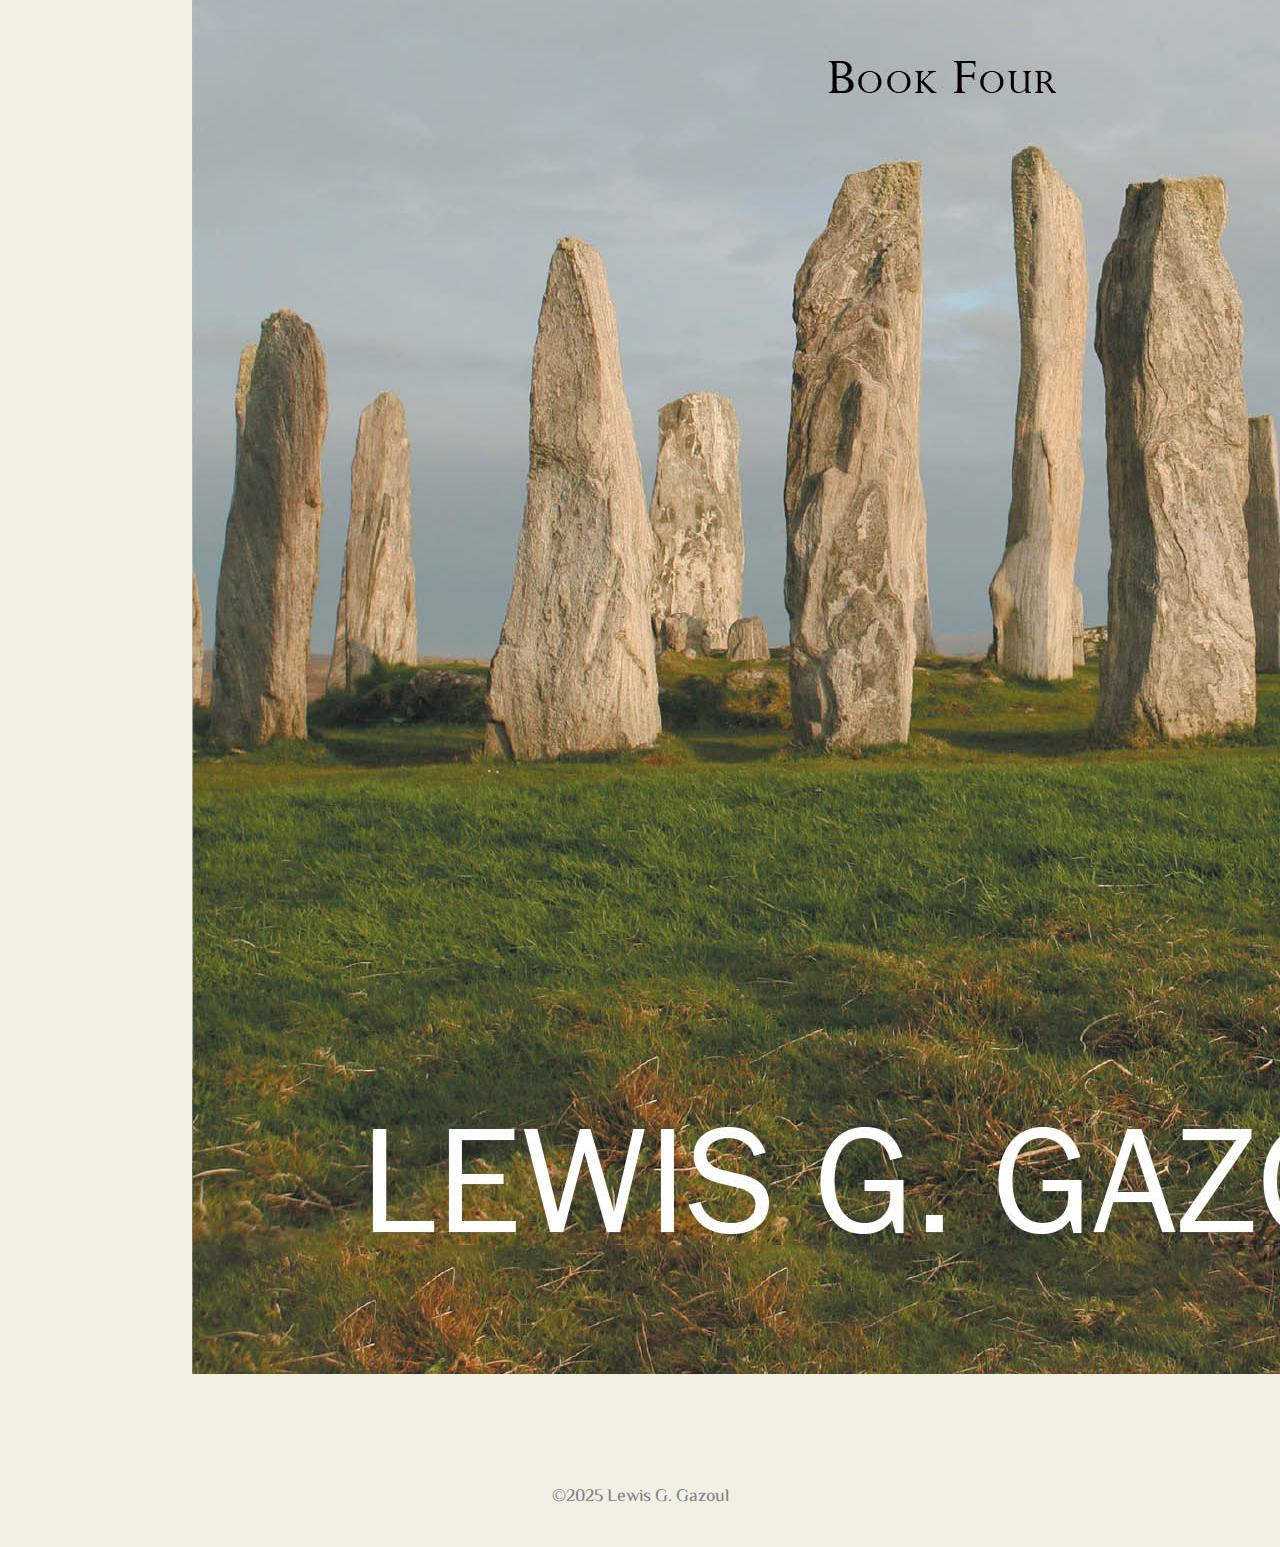
<file: books/pilgrimage-of-the-faerie.html>
<!doctype html>
<html lang="en">
    
    <!-- ------------- -->
    <!--   Site Head   -->
    <!-- ------------- -->

    <head>
		  <meta charset="utf-8">
      <meta name="viewport" content="width=device-width, initial-scale=1">
		  <title>Pilgrimage of the Faerie (Book Three) | Lewis G. Gazoul</title>
      <meta name="description" content="Seething with vengeance cultivated over two thousand years of captivity, Lord Caelwas breaks from his Faerie-mandated prison and enslaves a sect of humanity and inflames them onto a course of destruction. So begins Pilgrimage of the Faerie.">
      <meta name="keywords" content="Lewis Gazoul, Druids of the Faerie, Pilgrimage of the Faerie, Ley of the Faerie, Author, Writer, Fantasy Novel, Fantasy Books, Fiction, Magic">
      <meta name="author" content="Lewis G. Gazoul">
      <meta name="theme-color" content="#F2EFE3">
      <link rel="stylesheet" type="text/css" href="../main.css">

      <!-- Google Fonts-->
      <link rel="preconnect" href="https://fonts.googleapis.com">
      <link rel="preconnect" href="https://fonts.gstatic.com" crossorigin>
      <link href="https://fonts.googleapis.com/css2?family=El+Messiri:wght@400..700&family=Poppins:ital,wght@0,400;0,500;1,400;1,500&display=swap" rel="stylesheet">

      <!-- Favicon -->
      <link rel="apple-touch-icon" sizes="180x180" href="apple-touch-icon.png">
      <link rel="icon" type="image/png" sizes="32x32" href="favicon-32x32.png">
      <link rel="icon" type="image/png" sizes="16x16" href="favicon-16x16.png">
      <link rel="manifest" href="/site.webmanifest">

      <!-- Social Media -->
      <meta property="og:title" content="Pilgrimage of the Faerie (Book Three) | Lewis G. Gazoul">
      <meta property="og:description" content="Seething with vengeance cultivated over two thousand years of captivity, Lord Caelwas breaks from his Faerie-mandated prison and enslaves a sect of humanity and inflames them onto a course of destruction. So begins Pilgrimage of the Faerie.">
      <meta property="og:type" content="website">
      <meta property="og:url" content="">
      <meta property="og:image" content="https://druidsofthefaerie.com/og-image.jpg">

      <!-- Twitter / X -->
      <meta name="twitter:card" content="summary_large_image">
      <meta name="twitter:title" content="Pilgrimage of the Faerie (Book Three) | Lewis G. Gazoul">
      <meta name="twitter:description" content="Seething with vengeance cultivated over two thousand years of captivity, Lord Caelwas breaks from his Faerie-mandated prison and enslaves a sect of humanity and inflames them onto a course of destruction. So begins Pilgrimage of the Faerie.">
      <meta name="twitter:image" content="https://druidsofthefaerie.com/og-image.jpg">
    </head>

    <body>
        
      <header>  
        <nav>
          <a class="nav-left" href="../index.html">
            <span>LEWIS G.</span>
            <span>GAZOUL</span>
          </a>
          <div class="nav-links">
            <a class="page-link" href="../index.html">Home</a>
            <div class="dropdown">
              <button class="dropdown-button" onclick="toggleDropdown()">
                Books
                <svg xmlns="http://www.w3.org/2000/svg" viewBox="0 0 100 100">
                  <path d="M55.14,87.26L97.28,19.09c2.49-4.03-.41-9.22-5.14-9.22H7.87c-4.73,0-7.63,5.2-5.14,9.22l42.13,68.17c2.36,3.82,7.92,3.82,10.28,0Z"/>
                </svg>
              </button>
              <div class="dropdown-menu">
                <a class="page-link" href="../books/druids-of-the-faerie.html">Druids of the Faerie</a>
                <a class="page-link active" href="../books/pilgrimage-of-the-faerie.html">Pilgrimage of the Faerie</a>
                <a class="page-link" href="../books/ley-of-the-faerie.html">Ley of the Faerie</a>
              </div>
            </div> 
            <a class="page-link" href="../about.html">About</a>
            <a class="page-link" href="../events.html">Events</a>
            <a 
              class="button" 
              href="https://www.amazon.com/stores/author/B0714BGD5X/allbooks?ingress=0&visitId=24a70ebf-6cf7-4830-990b-637da7ba6e9d&ref_=dbs_a_mng_rwt_scns_share&ccs_id=4278b440-c590-40c3-9933-7c6382ad7a22"
              target="_blank"
              rel="external"
            >
              Purchase
            </a>
          </div>

          <button id="nav-button" onclick="toggleNav()">
            <svg xmlns="http://www.w3.org/2000/svg" viewBox="0 0 100 100">
              <rect class="top" y="10" width="100" height="20"/>
              <rect class="mid" y="40" width="100" height="20"/>
              <rect class="bot" y="70" width="100" height="20"/>
            </svg>
          </button>

        </nav>
      </header>
        
        <!-- ------------------- -->
        <!--    Page Content     -->
        <!-- ------------------- -->

        <main id="content">

          <div class="page-title">
            <div class="title-box">
              <div class="title-box-inner"></div>
            </div>
            <div class="title-text">
              <h2>Book Three</h2>
              <h1>PILGRIMAGE OF THE FAERIE</h1>
            </div>
          </div>
          
          <div class="book-listing">

            <section class="book-buy">
              <img src="../assets/pilgrimage-cover.jpg" alt="Pilgrimage of the faerie illustrated book cover." />
              <a 
                class="button"
                href="https://a.co/d/bWUtH2C"
                target="_blank"
                rel="external"
              >
                Buy on Amazon
              </a>
              <span class="subtext">(Kindle, Paperback, Hardcover)</span>
            </section>

            <section class="book-summary">
              <h2>Lewis G. Gazoul</h2>
              <span class="subtext">Published June 13, 2023</span>

              <p>
                Seething with vengeance cultivated over two thousand years of captivity, Lord Caelwas breaks from 
                his Faerie-mandated prison and enslaves a sect of humanity and inflames them onto a course of destruction.
              </p>
              <p>
                So begins Pilgrimage of the Faerie.
              </p>
              <p>
                Through immense travail, the young but now burdened Baytel, Druid of the Citadel, only gradually becomes 
                aware of this powerful evil now at loose. With word that his love Tira and her friend-in-battle 
                Delphinade are imprisoned in darkness, Druid Baytel is torn between love and loyalty to the Citadel.
              </p>
              <p>
                As cross-currents of missions verge on failure, suspicion undermines devotion, and conflicting loyalties 
                emerge, Baytel's battle-tested Companions unite in response, realizing they must employ all their 
                intelligence, courage, good humor, and loyalty to face forces they do not yet comprehend.
              </p>
              <p>
                And as the land itself rumbles ominously.
              </p>
              <p>
                What happened to the Tree Faeries?
              </p>
              <p>
                And where is Baytel?
              </p>
              <p>
                In Pilgrimage of the Faerie, Lewis G. Gazoul, author of Druids of the Faerie, creates a completely 
                engaging world filled with emotions and understandings that ring strikingly true today. His engagingly 
                distinctive characters embody both diverse and universal personalities in this novel of action and purpose.
              </p>

              <aside class="isbn">
                <span class="subtext">ISBN:</span>
                <div class="isbn-box">
                  <span class="subtext">979-8-88793-330-6 (pbk)</span>
                  <span class="subtext">979-8-89315-612-6 (hc)</span>
                  <span class="subtext">979-8-88793-335-1 (dig)</span>
                </div>
              </aside>
            </section>
          </div>

          <section id="other-books">
            <h2>More from Lewis G. Gazoul</h2>
            
            <div class="small-book-list">
              <a class="small-book-link" href="../books/druids-of-the-faerie.html">
                <img src="../assets/druids-cover.jpg" alt="Cover artwork for Druids of the Faerie: Gather the Champions (Book One & Two)."/>
              </a>
              <a class="small-book-link" href="../books/ley-of-the-faerie.html">
                <img src="../assets/ley-cover.jpeg" alt="Cover artwork for Ley of the Faerie (Book Four)."/>
              </a>
            </div>
          </section>

        </main>

        <footer>
          <span class="subtext">&copy;2025 Lewis G. Gazoul</span>
        </footer>
        
        <script defer src="../main.js"></script>

    </body>

</html>
</file>
<file: main.css>
/*****************************************/
/*           Standards                   */
/*****************************************/

/*
This website was built by Sal Costa
https://salcosta.dev

Theme Colors:
######

Screen Breakpoints:
1400+ Desktops
800-1400 Small Screen Computers
480-800 Tablets
300-480 Phones

transitions:
pointer: 200ms 
thematic: 400ms 
*/

/*****************************************/
/* --- Universal Formatting --- */
/*****************************************/

:root {
  font-synthesis: none;
  text-rendering: optimizeLegibility;
  -webkit-font-smoothing: antialiased;
  -moz-osx-font-smoothing: grayscale;
  /* firefox scrollbar */
  /* scrollbar-color: #FFFFFF #000000  THUMB, TRACK */;

  /* theme variables */
  --bg: #f2efe3;
  --text: #323e4e; /* #33322e */
  --text-trans: rgba(50, 62, 78, 0.8);
  --accent: #facd50;
  --accent-dark: #e8b835;

  --shadow-lg: 0px 4px 20px rgba(0, 0, 0, 0.4);
  --shadow-sm: 0 2px 6px rgba(0, 0, 0, 0.2);

  --font-sm: 1.1rem;
  --font-md: 1.4rem;
  --font-lg: 2rem;

  --time: 400ms;
  --time-fast: 100ms;
  --time-long: 600ms;
}

/* highlighted text 
::selection { 
  background-color: #FFFFFF;  Highlight background color 
  color: #000000;  Highlighted text color 
}
*/

/* scrollbar 
::-webkit-scrollbar-track {
  background: transparent;
}
::-webkit-scrollbar-thumb {
  background: #000000;
}
  */

html {
	margin: 0 auto;
	padding: 0;
  font-family: "El Messiri", sans-serif;
  font-weight: 500;
  font-style: normal;
  background-color: var(--bg);
  color: var(--text);

	scroll-behavior: smooth;
	max-width: 100%;
  text-rendering: geometricPrecision;
  -webkit-font-smoothing: antialiased;
}
body {
	margin: 0 auto;
	padding: 0;
}
h1, h2, p {
  color: var(--text);
}
h1 { 
	font-family: "El Messiri", sans-serif;
  font-size: 2.6rem;
  line-height: 2.8rem;
  margin: 0;
}
h2 {
	font-family: "El Messiri", sans-serif;
  font-size: 1.5rem;
  margin: 0;
  opacity: 0.7;
}
p {
  font-family: "Noto Serif", serif;
	font-family: "El Messiri", sans-serif;
  font-size: var(--font-sm);
}

a.button {
  display: flex;
  justify-content: center;
  align-items: center;
  flex-shrink: 0;
  border: none;
  outline: none;
  margin: 0 8px 0.25rem 8px;
  padding: 0.5rem 0.75rem 0.25rem 0.75rem;
  cursor: pointer;
  font-family: "El Messiri", sans-serif;
  font-weight: 500;
  font-size: var(--font-md);
  text-decoration: none;
  position: relative;
  overflow: visible;
  border-radius: 8px;
  background-color: var(--accent-dark);
  box-shadow: var(--shadow-sm);
  color: var(--text);
  transition: 
    background-color var(--time),
    transform var(--time-fast);
}
a.button::before,
a.button::after {
  content: "";
  position: absolute;
  top: 50%;
  transform: translateY(-50%);
  width: 0;
  height: 0;
  border-style: solid;
}
a.button::before {
  left: -8px;
  border-width: 10px 8px 10px 0;
  border-color: transparent var(--accent-dark) transparent transparent;
  transition: border-color var(--time);
}
a.button::after {
  right: -8px;
  border-width: 10px 0 10px 8px;
  border-color: transparent transparent transparent var(--accent-dark);
  transition: border-color var(--time);
}

a.button:hover {
  background-color: var(--accent);
  transform: scale(0.95);
}
a.button:hover::before {
  left: -6px;
  border-color: transparent var(--accent) transparent transparent;
}
a.button:hover::after {
  right: -6px;
  border-color: transparent transparent transparent var(--accent);
}

@media screen and (max-width: 800px) { /* tablets */
  h1 { 
    font-size: 2.2rem;
    line-height: 2.4rem;
  }
  a.button {
    font-size: var(--font-lg);
    padding: 0.5rem 1rem 0.25rem 1rem;
  }
}
@media screen and (max-width: 480px) { /* phones */
  h1 { 
    font-size: 1.8rem; 
    line-height: 2rem;
  }
  h2 {
    font-size: 1.4rem;
  }
}

/*****************************************/
/*              Page setup               */
/*****************************************/
#content { /* page content box */
  display: flex;
  flex-direction: column;
  align-items: flex-start;
  gap: 2rem;
  min-height: 60vh;
  max-width: 2000px;
  margin: 120px auto 4rem auto;
}

.page-title { /* page title */
  width: 100%;
  display: flex;
  gap: 0.5rem;
}
.title-box {
  display: flex;
  padding: 0.25rem;
  background-color: var(--text);
}
.title-box-inner {
  width: 2rem;
  box-sizing: border-box;
  border: 2px solid var(--bg);
}
.title-text {
  display: flex;
  flex-direction: column;
}
.title-text > h1 {
  position: relative;
  top: 4px;
}

.subtext {
  opacity: 0.6;
}

@media screen and (max-width: 2000px) {/* not ultra-wide */
  #content {
    margin: 120px 15% 4rem 15%;
  }

}
@media screen and (max-width: 800px) { /* tablets */
  #content {
    margin: 120px 10% 4rem 10%;
  }
  .title-box-inner {
    width: 1.5rem;
  }
  .title-text > h2 {
    margin-bottom: -4px;
  }
}
@media screen and (max-width: 480px) { /* phones */
  #content {
    margin: 120px 5% 4rem 5%;
  }
  .title-box-inner {
    width: 1.5rem;
  }
}

/*****************************************/
/*         Navigation Bar/Menu           */
/*****************************************/

nav {
  display: flex;
  align-items: center;
  justify-content: space-between;
  padding: 0 15%;
  position: fixed;
  top: 0;
  right: 0;
  left: 0;
  gap: 1rem;
  height: 80px;
  box-shadow: 0px 0px 2px var(--text);
  background-color: var(--bg);
  z-index: 9;
}
a.nav-left {
  display: flex;
  text-decoration: none;
  flex-direction: column;
  border-left: 8px solid var(--text);
  padding: 0.25rem 0 0 0.5rem;
  z-index: 10;
}
a.nav-left span {
  margin: 0;
  font-size: var(--font-md);
  color: var(--text);
  font-family: "El Messiri", sans-serif;
  white-space: nowrap;
  line-height: 1.4rem;
}
.nav-links {
  display: flex;
  align-items: center;
  height: 100%;
  gap: 1rem;
}
a.page-link, a.page-link:visited {
  text-decoration: none;
  position: relative;
  font-family: "El Messiri", sans-serif;
  font-size: var(--font-sm);
  padding: 1rem 0;
  color: var(--text);
}
a.page-link::before {
  content: '';
  position: absolute;
  height: 2px;
  width: 100%;
  left: 0;
  background-color: var(--text);
  bottom: 1rem;
  transform-origin: right;
  transform: scaleX(0);
  transition: transform var(--time);
}

a.page-link:hover::before,
a.page-link:focus::before,
a.page-link.active::before {
  transform-origin: left;
  transform: scaleX(1);
}

/* dropdown item */
.dropdown-button {
  cursor: default;
  border-radius: 0;
  border: none;
  white-space: nowrap;
  background-color: inherit;
  font-family: "El Messiri", sans-serif;
  font-size: var(--font-sm);
  font-weight: 500;
  padding: 1rem 0.25rem 1rem 0.5rem;
  height: 80px;
  color: var(--text);
}
.dropdown-button svg {
  display: inline-block;
  width: 0.5rem;
  fill: var(--text);
}
.dropdown-menu {
  display: flex;
  flex-direction: column;
  position: absolute;
  max-height: 0;
  overflow: hidden;
  top: 80px;
  min-width: 160px;
  background-color: var(--bg);
  box-shadow: 0px 1px 2px var(--text);
  transition: max-height var(--time-long) ease-in-out;
}
.dropdown:hover .dropdown-menu {
  max-height: 1000px;
}
.dropdown-menu a.page-link {
  display: block;
  padding: 1rem 0;
  margin: 0 1rem;
  white-space: nowrap;
}

/* mobile nav elements */
#nav-button {
  display: none;
  background: none;
  border: none;
  border-radius: 0;
  padding: 0;
  z-index: 10;
  position: absolute;
  right: 10%;
  top: 50%;
  transform: translateY(-50%);
  width: 60px;
  height: 60px;
}
#nav-button svg {
  fill: var(--text);
}
#nav-button svg rect {
  transition: 
    transform var(--time);
}
#nav-button svg rect.top {transform-origin: top center;}
#nav-button svg rect.mid {transform-origin: center center;}
#nav-button svg rect.bot {transform-origin: bottom center;}

#nav-button.menu-open svg rect.top { transform: scaleY(0.6) translateY(-10px); }
#nav-button.menu-open svg rect.mid { transform: scale(0.8, 0.6); }
#nav-button.menu-open svg rect.bot { transform: scaleY(0.6) translateY(10px); }

/* responsive nav */
@media screen and (max-width: 800px) {
  nav {
    padding: 0 10%;
    height: 100px;
  }
  .nav-links { /* full screen nav */
    display: flex;
    visibility: hidden;
    position: fixed;
    top: 0;
    right: 0;
    left: 0;
    bottom: 0;
    gap: 0.25rem;
    padding-top: 120px;
    background-color: var(--bg);
    flex-direction: column;
    transform: translateX(110%);
    transition: transform var(--time);
  }
  nav.menu-open .nav-links {
    visibility: visible;
    transform: translateX(0%);
  }
  #nav-button {
    display: flex;
  }
  a.page-link, .dropdown-button {
    font-size: var(--font-lg);
    width: 80%;
    text-align: center;
  }
  .dropdown {
    display: flex;
    flex-direction: column;
    align-items: center;
    width: 100%;
  }
  .dropdown-button svg {
    width: 0.75rem;
    margin-bottom: 2px;
    transition: transform var(--time);
  }
  .dropdown-menu {
    align-items: center;
    position: static;
    box-shadow: none;
    background-color: var(--text);
    width: 100%;
    box-shadow: inset var(--shadow-lg);
  }
  .dropdown:hover .dropdown-menu {
    max-height: 0;
  }
  .dropdown.open .dropdown-menu,
  .dropdown.open:hover .dropdown-menu {
    max-height: 1000px;
  }
  .dropdown.open .dropdown-button svg {
    transform: rotate(180deg);
  }
  .dropdown-menu a.page-link {
    color: var(--bg);
  }
  a.page-link::before {
    display: none;
  }
}

@media screen and (max-width: 480px) {
  nav {
    padding: 0 5%;
  }
  #nav-button {
    right: 5%;
  }
}

/***************************************/
/*         Home page                   */
/***************************************/

/*   Hero   */
#hero {
  width: 100%;
  box-sizing: border-box;
  padding: 1rem;
  box-shadow: var(--shadow-lg);
  background-color: var(--text);
}
.hero-box {
  display: flex;
  flex-direction: column;
  align-items: center;
  width: 100%;
  box-sizing: border-box;
  padding: 1rem;
  border: 4px solid var(--bg);
}
.hero-box h1 {
  color: var(--bg);
  white-space: nowrap;
}
.hero-box p {
  color: var(--bg);
  font-size: var(--font-sm);
  text-align: center;
  margin: 0;
}
.hero-content {
  display: flex;
  align-items: center;
  justify-content: space-around;
  width: 100%;
  gap: 1rem;
  padding-top: 1rem;
}
.hero-content span {
  font-size: var(--font-md);
}
.hero-book {
  width: 30%;
  min-width: 182px;
  display: flex;
  flex-direction: column;
  align-items: center;
  gap: 1rem;
}
.hero-book img {
  width: 50%;
  filter: drop-shadow( 0 2px 6px rgba(255, 255, 255, 0.2) );
}
.hero-video {
  flex-grow: 1;
  max-width: 720px;
  display: flex;
  flex-direction: column;
  align-items: center;
  gap: 0.5rem;
  color: var(--bg);
}
iframe {
  border: none;
  aspect-ratio: 16/9;
}

/* home-books */
#home-books {
  display: flex;
  flex-direction: column;
  gap: 1rem;
  margin-top: 1rem;
}
.book-list {
  display: flex;
  align-items: center;
  justify-content: space-around;
  width: 100%;
}
a.book-link {
  width: 25%;
  transform-origin: bottom center;
  transition: 
    transform var(--time),
    filter var(--time-fast);
}
a.book-link img {
  width: 100%;
  box-shadow: var(--shadow-sm);
}
a.book-link:hover {
  transform: scale(1.05);
  filter: brightness(1.1);
}

@media screen and (max-width: 800px) {
  .hero-content {
    flex-direction: column-reverse;
    justify-content: flex-start;
    gap: 1rem;
  }
  .hero-book {
    width: auto;
    flex-direction: column-reverse;
    gap: 0.5rem;
  }
  .hero-book img {
    display: none;
  }
  .hero-video {
    width: 80%;
    gap: 0.25rem;
  }

  .book-list {
    justify-content: space-between;
  }
  a.book-link {
    width: 30%;
  }
}


/*****************************************/
/*             Book Pages                */
/*****************************************/

.book-listing {
  display: flex;
  justify-content: space-between;
}
.book-buy {
  width: 35%;
  display: flex;
  flex-direction: column;
  align-items: center;
}
.book-buy img {
  width: 100%;
  max-width: 270px;
  margin-bottom: 2rem;
}
.book-buy span {
  font-size: var(--font-sm);
  margin-top: 0.5rem;
  text-align: center;
}
.book-summary {
  width: 60%;
}
.book-summary span {
  font-size: var(--font-sm);
}
.isbn {
  display: flex;
  gap: 0.5rem;
  padding-top: 1rem;
}
.isbn-box {
  display: flex;
  flex-direction: column;
}

@media screen and (max-width: 800px) {
  .book-listing {
    flex-direction: column;
    justify-content: flex-start;
    align-items: center;
  }
  .book-buy {
    width: 100%;
    padding-bottom: 2rem;
    margin-bottom: 1rem;
  }
  .book-buy img {
    width: 50%;
  }
  .book-summary {
    width: 100%;
  }
}



/*****************************************/
/*              Footer                   */
/*****************************************/

footer {
  display: flex;
  align-items: center;
  justify-content: center;
  padding: 0 15%;
  height: 100px;
  font-size: var(--font-sm);
}

/* responsive nav */
@media screen and (max-width: 800px) {
  footer {
    padding: 0 10%;
  }
}

@media screen and (max-width: 480px) {
  footer {
    padding: 0 5%;
  }
}
</file>
